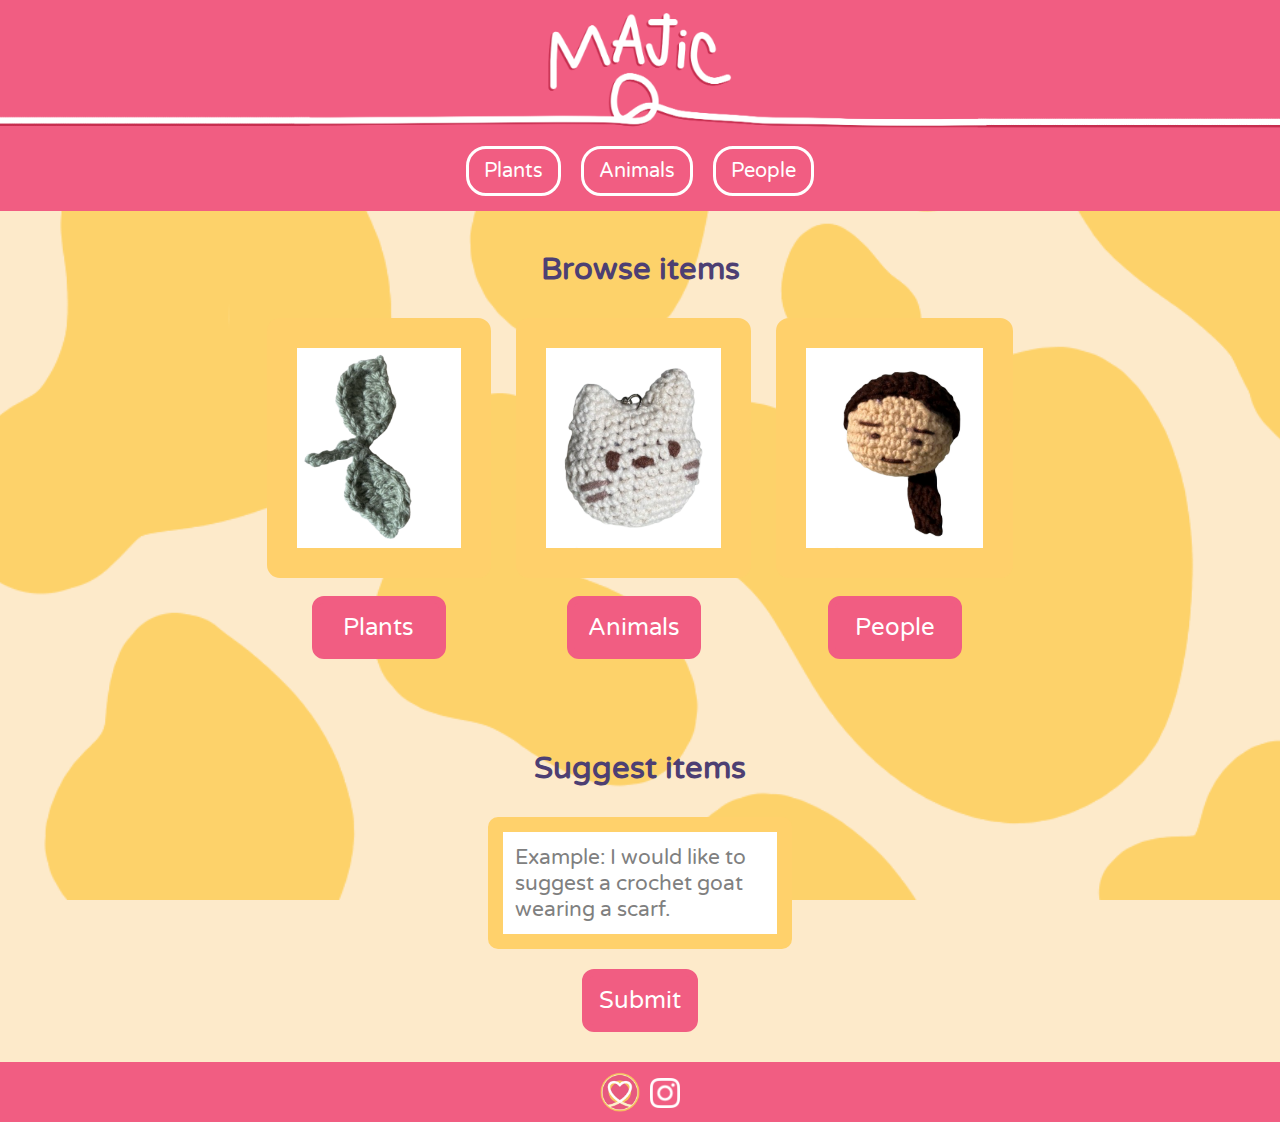
<file: index.html>
<!DOCTYPE html>
<html>

<head>
  <meta charset="utf-8">
  <meta name="viewport" content="width=device-width">
  <title>Home - Majic Ring</title>
  <link rel="icon" type="image/x-icon" href="/images/logo.png">
  <link href="style.css" rel="stylesheet" type="text/css" />
  <link href='https://fonts.googleapis.com/css?family=Varela Round' rel='stylesheet'>
  <script src="https://code.jquery.com/jquery-3.7.1.slim.min.js"></script>
</head>

<body>
  <header>
    <a href="index.html">
      <img src="images/majic.png">
    </a>
    <div id="chinner">
      <!-- <a href="team.html">Meet the Team</a> -->
      <a href="plant.html">Plants</a>
      <a href="animal.html">Animals</a>
      <a href="human.html">People</a>
      <!-- <a href="other.html">Other</a> -->
    </div>
  </header>
  <h3>Browse items</h3>
  <section class="itemList">
    <div class="item" id="plant">
      <a href="plant.html">
        <img class="image" src="images/items/leaf.png">
      </a>
      <a href="plant.html" class="button">
        Plants
      </a>
    </div>
    <div class="item" id="animal">
      <a href="animal.html">
        <img class="image" src="images/items/cat.png">
      </a>
      <a href="animal.html" class="button">
        Animals
      </a>
    </div>
    <div class="item" id="human">
      <a href="human.html">
        <img class="image" src="images/items/ashley.jpeg">
      </a>
      <a href="human.html" class="button">
        People
      </a>
    </div>
    <!-- <div class="item" id="custom" style="margin-bottom: 100px">
      <a href="order.html" onclick="sessionStorage.setItem('item', 'custom');">
        <img class="image" src="images/items/duck.png">
      </a>
      <a href="order.html" onclick="sessionStorage.setItem('item', 'custom');" class="button">
        Custom
      </a>
    </div> -->
  </section>
  <form style="padding-bottom: 100px;" id="suggest" method="POST"
    action="https://script.google.com/macros/s/AKfycbx7L18tzncGxKV5dqH-SXxKHVSueK4MSj5AMTRaE4pYH-PYKCocmKsiYeGFKgPoDJbIbg/exec">
    <h3 style="margin-top: 0px;">Suggest items</h3>
    <span class="input" role="textbox" contenteditable id="suggestSpan"></span>
    <input type="hidden" id="suggestedItem" name="suggestedItem">
    <button class="button" type="submit" style="width: fit-content; text-align: center; margin-top: -10px;"
      id="submitSuggestion">Submit</button>
  </form>
  <div class="footer">
    <img src="images/logo.png" style="width: 40px;">
    <a href="https://www.instagram.com/majic_ring/" target="_blank"
      style="text-decoration: none; margin: 10px 0 0 10px;">
      <img src="images/instagram.webp" style="width: 30px;">
    </a>
  </div>
  <script src="script.js"></script>
</body>

</html>
</file>
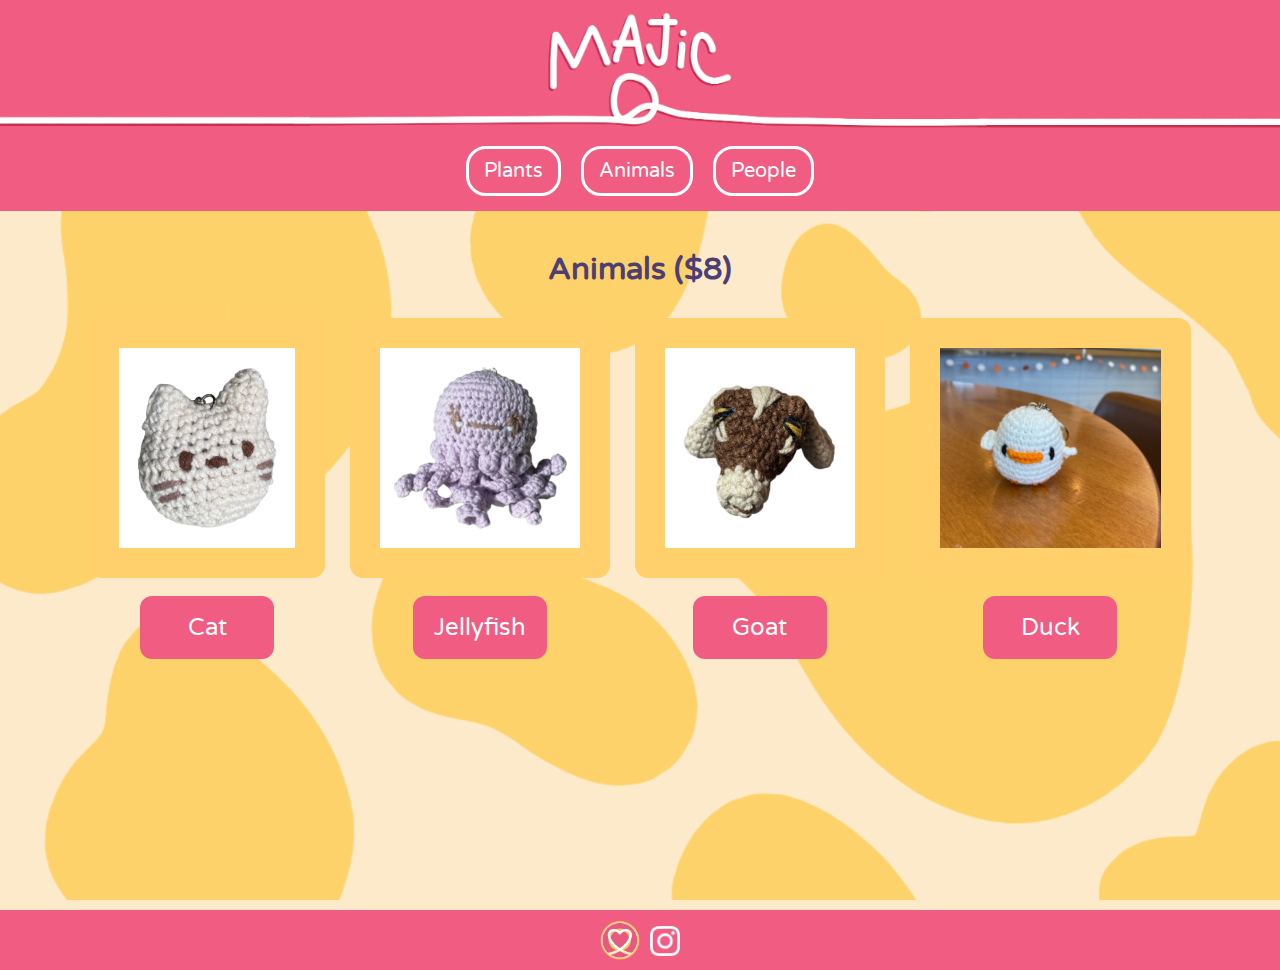
<file: animal.html>
<!DOCTYPE html>
<html>

<head>
  <meta charset="utf-8">
  <meta name="viewport" content="width=device-width">
  <title>Animals - Majic Ring</title>
  <link rel="icon" type="image/x-icon" href="/images/logo.png">
  <link href="style.css" rel="stylesheet" type="text/css" />
  <link href='https://fonts.googleapis.com/css?family=Varela Round' rel='stylesheet'>
  <script src="https://code.jquery.com/jquery-3.7.1.slim.min.js"></script>
</head>

<body>
  <header>
    <a href="index.html">
      <img src="images/majic.png">
    </a>
    <div id="chinner">
      <!-- <a href="team.html">Meet the Team</a> -->
      <a href="plant.html">Plants</a>
      <a href="animal.html">Animals</a>
      <a href="human.html">People</a>
      <!-- <a href="other.html">Other</a> -->
    </div>
  </header>
  <h3>Animals ($8)</h3>
  <!-- <p id="caption">Colors and accessories are customizable!</p> -->
  <section class="itemList">
    <div class="item" id="cat">
      <a href="order.html" class="orderLink">
        <img class="image" src="images/items/cat.png">
      </a>
      <a href="order.html" class="button orderLink">
        Cat
      </a>
    </div>
    <div class="item" id="jellyfish">
      <a href="order.html" class="orderLink">
        <img class="image" src="images/items/jellyfish.png">
      </a>
      <a href="order.html" class="button orderLink">
        Jellyfish
      </a>
    </div>
    <div class="item" id="goat">
      <a href="order.html" class="orderLink">
        <img class="image" src="images/items/goat.png">
      </a>
      <a href="order.html" class="button orderLink">
        Goat
      </a>
    </div>
    <div class="item" id="duck">
      <a href="order.html" class="orderLink">
        <img class="image" src="images/items/duck.jpg">
      </a>
      <a href="order.html" class="button orderLink">
        Duck
      </a>
    </div>
  </section>
  <div class="footer">
    <img src="images/logo.png" style="width: 40px;">
    <a href="https://www.instagram.com/majic_ring/" target="_blank"
      style="text-decoration: none; margin: 10px 0 0 10px;">
      <img src="images/instagram.webp" style="width: 30px;">
    </a>
  </div>
  <script src="script.js"></script>
</body>

</html>
</file>
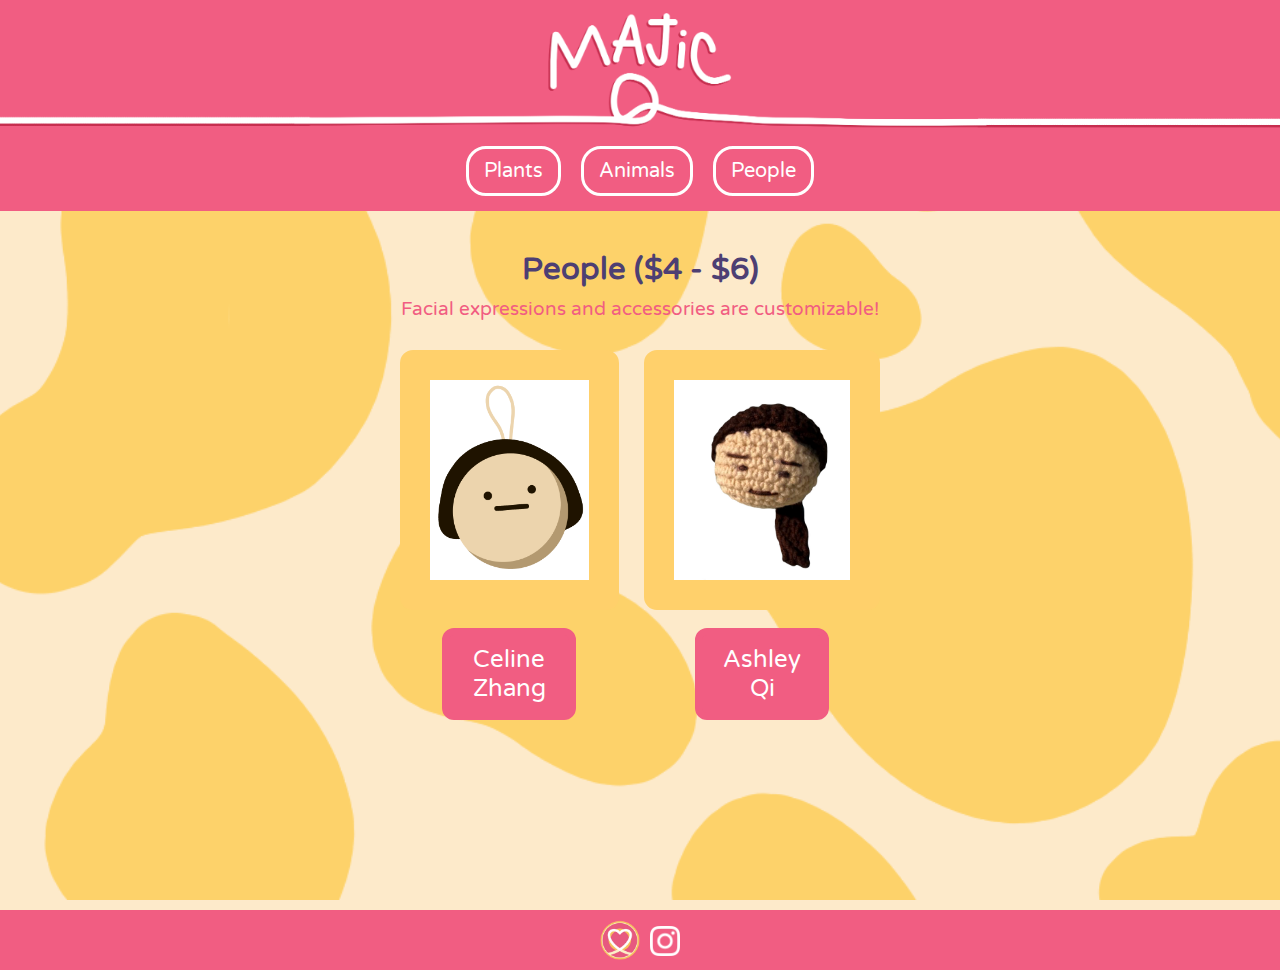
<file: human.html>
<!DOCTYPE html>
<html>

<head>
  <meta charset="utf-8">
  <meta name="viewport" content="width=device-width">
  <title>People - Majic Ring</title>
  <link rel="icon" type="image/x-icon" href="/images/logo.png">
  <link href="style.css" rel="stylesheet" type="text/css" />
  <link href='https://fonts.googleapis.com/css?family=Varela Round' rel='stylesheet'>
  <script src="https://code.jquery.com/jquery-3.7.1.slim.min.js"></script>
</head>

<body>
  <header>
    <a href="index.html">
      <img src="images/majic.png">
    </a>
    <div id="chinner">
      <!-- <a href="team.html">Meet the Team</a> -->
      <a href="plant.html">Plants</a>
      <a href="animal.html">Animals</a>
      <a href="human.html">People</a>
      <!-- <a href="other.html">Other</a> -->
    </div>
  </header>
  <h3>People ($4 - $6)</h3>
  <p id="caption">Facial expressions and accessories are customizable!</p>
  <section class="itemList">
    <div class="item" id="sea">
      <a href="order.html" class="orderLink">
        <img class="image" src="images/items/sea.png">
      </a>
      <a href="order.html" class="button orderLink">
        Celine Zhang
      </a>
    </div>
    <div class="item" id="ashley">
      <a href="order.html" target="_self" class="orderLink">
        <img class="image" src="images/items/ashley.jpeg">
      </a>
      <a href="order.html" class="button orderLink">
        Ashley Qi
      </a>
    </div>
    <!-- <div class="item" id="custom">
      <a href="order.html" class="orderLink">
        <img class="image" src="images/items/pig.png">
      </a>
      <a href="order.html" class="button orderLink">
        Custom
      </a>
    </div> -->
  </section>
  <div class="footer">
    <img src="images/logo.png" style="width: 40px;">
    <a href="https://www.instagram.com/majic_ring/" target="_blank"
      style="text-decoration: none; margin: 10px 0 0 10px;">
      <img src="images/instagram.webp" style="width: 30px;">
    </a>
  </div>
  <script src="script.js"></script>
</body>

</html>
</file>
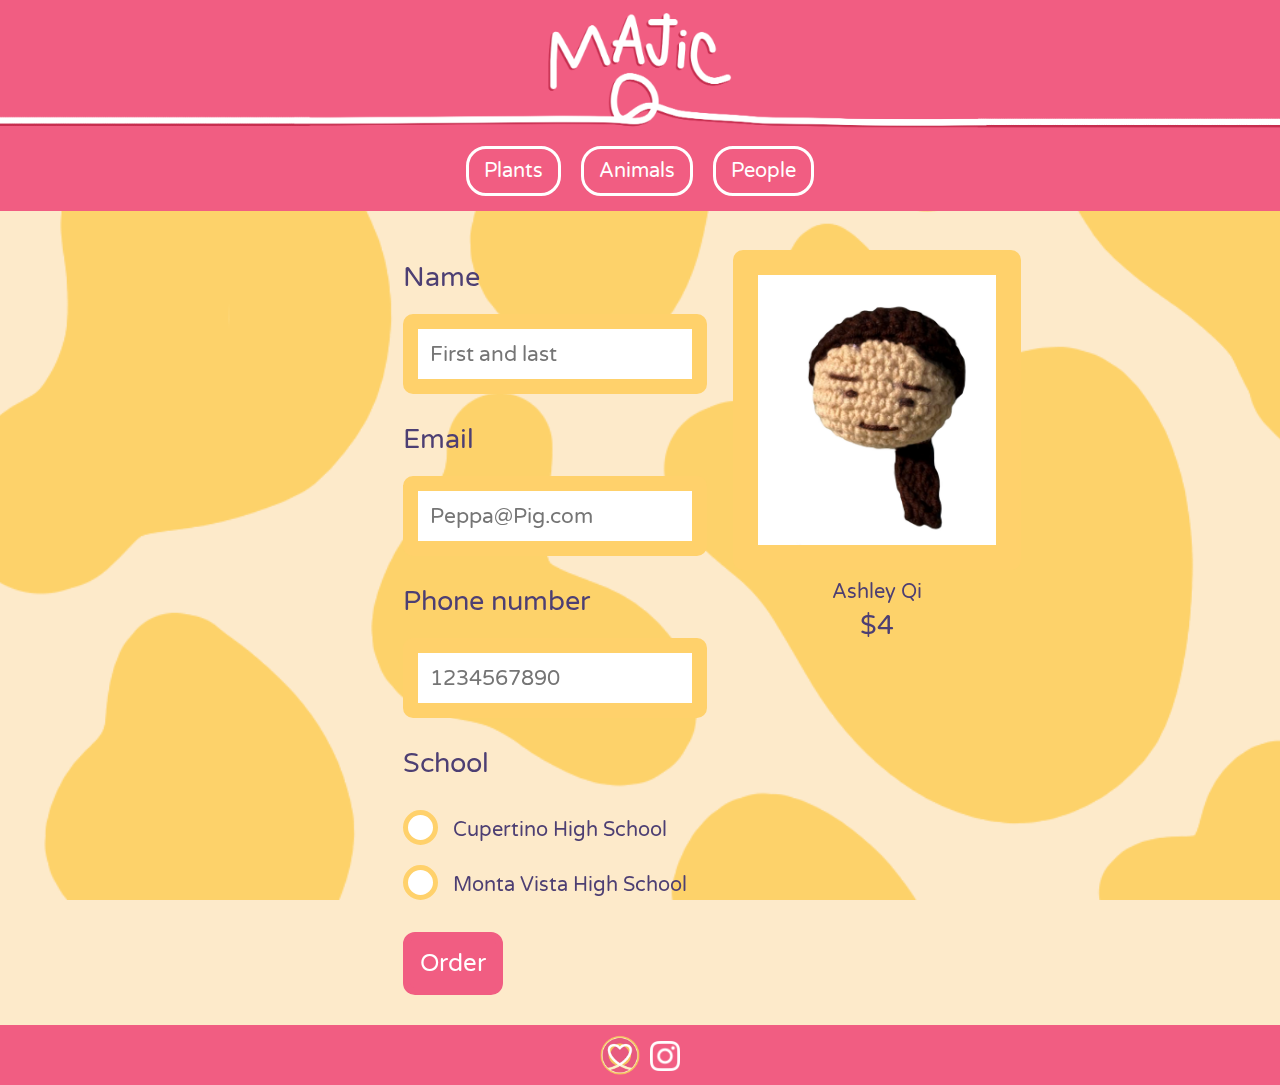
<file: order.html>
<!DOCTYPE html>
<html>

<head>
  <meta charset="utf-8">
  <meta name="viewport" content="width=device-width">
  <title>Order - Majic Ring</title>
  <link rel="icon" type="image/x-icon" href="/images/logo.png">
  <link href="style.css" rel="stylesheet" type="text/css" />
  <link href='https://fonts.googleapis.com/css?family=Varela Round' rel='stylesheet'>
  <script src="https://code.jquery.com/jquery-3.7.1.slim.min.js"></script>
</head>

<body>
  <header>
    <a href="index.html">
      <img src="images/majic.png">
    </a>
    <div id="chinner">
      <!-- <a href="team.html">Meet the Team</a> -->
      <a href="plant.html">Plants</a>
      <a href="animal.html">Animals</a>
      <a href="human.html">People</a>
      <!-- <a href="other.html">Other</a> -->
    </div>
  </header>
  <!-- <div id="back">
    <a class="button" onclick="history.length > 1 ? history.back() : window.location.href = 'index.html'"
      style="margin-top: 70px;">←</a>
  </div> -->
  <section class="order">
    <div id="formDiv" style="max-width: 400px;">
      <form id="orderForm" method="POST"
        action="https://script.google.com/macros/s/AKfycbx7L18tzncGxKV5dqH-SXxKHVSueK4MSj5AMTRaE4pYH-PYKCocmKsiYeGFKgPoDJbIbg/exec" >
        <!-- Item -->
        <input type="hidden" id="item" name="item" required> <br>
        <!-- Name -->
        <label class="input" for="name">Name</label> <br>
        <input type="text" class="input" placeholder="First and last" id="name" name="name" required> <br>
        <!-- Email -->
        <label class="input" for="email">Email</label> <br>
        <input type="email" class="input" placeholder="Peppa@Pig.com" id="email" name="email" required> <br>
        <!-- Phone # -->
        <label class="input" for="phone">Phone number</label> <br>
        <input type="tel" class="input" placeholder="1234567890" id="phone" name="phone" pattern="[0-9]{10}" required> <br>
        <!-- School -->
        <label class="input" for="school">School</label> <br>
        <label for="chs" style="margin-top: 20px;" class="radioContainer">
          <input type="radio" id="chs" name="school" value="Cupertino High School" class="input" required>
          <span class="radio input"></span>
          Cupertino High School
        </label> <br>
        <label for="mvhs" class="radioContainer">
          <input type="radio" id="mvhs" name="school" value="Monta Vista High School" class="input" required>
          <span class="radio input"></span>
          Monta Vista High School
        </label> <br> <br>
        <!-- Item-specific questions -->
        <div id="itemForm"></div>
        <!-- Keychain -->
        <div id="keychainQ">
          <label class="input" for="keychain">Keychain</label> <br>
          <label for="yeschain" class="radioContainer">
            <input type="radio" id="yeschain" name="keychain" value="Keychain attached (no added cost)" class="input"
              required>
            <span class="radio input"></span>
            <span>Keychain attached (no added cost)</span>
          </label> <br>
          <label for="nochain" class="radioContainer">
            <input type="radio" id="nochain" name="keychain" value="No keychain" class="input" required>
            <span class="radio input"></span>
            <span>No keychain</span>
          </label> <br> <br>
        </div>
        <!-- Submit -->
        <button type="submit" class="button" id="submit">Order</button>
        <p id="thx">Thank you for ordering from Majic Ring! We will email you soon with pickup and payment details.
        </p>
      </form>
    </div>
    <div id="sidePanel">
      <img id="carousel" src="">
<!--       <img id="facialX" src="images/items/faces/happy.png"> -->
      <p id="itemName"></p>
      <p id="price"></p>
    </div>
  </section>
  <div class="footer">
    <img src="images/logo.png" style="width: 40px;">
    <a href="https://www.instagram.com/majic_ring/" target="_blank"
      style="text-decoration: none; margin: 10px 0 0 10px;">
      <img src="images/instagram.webp" style="width: 30px;">
    </a>
  </div>
  <script src="script.js"></script>
</body>

</html>
</file>
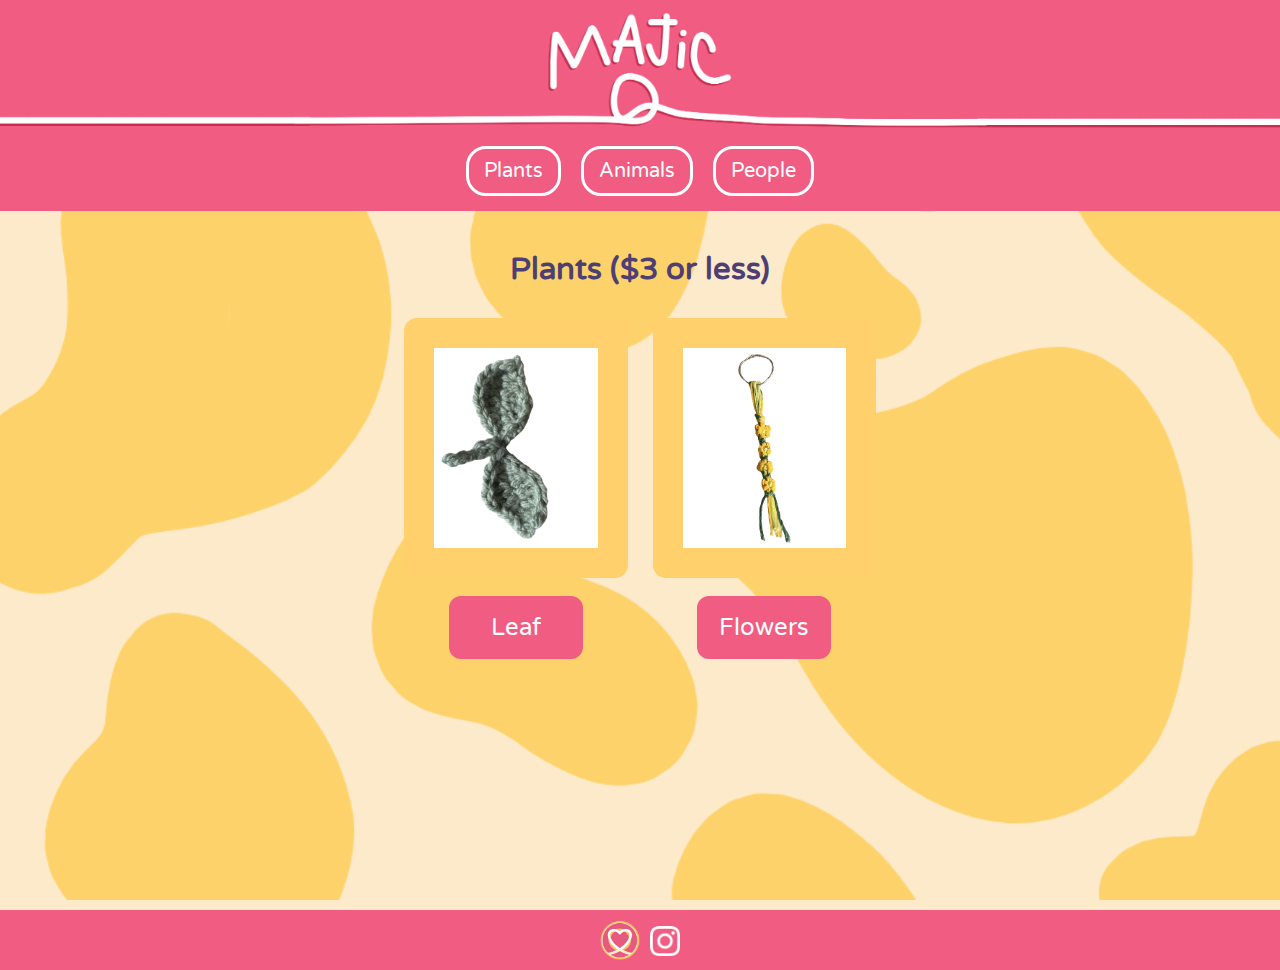
<file: plant.html>
<!DOCTYPE html>
<html>

<head>
  <meta charset="utf-8">
  <meta name="viewport" content="width=device-width">
  <title>Plants - Majic Ring</title>
  <link rel="icon" type="image/x-icon" href="/images/logo.png">
  <link href="style.css" rel="stylesheet" type="text/css" />
  <link href='https://fonts.googleapis.com/css?family=Varela Round' rel='stylesheet'>
  <script src="https://code.jquery.com/jquery-3.7.1.slim.min.js"></script>
</head>

<body>
  <header>
    <a href="index.html">
      <img src="images/majic.png">
    </a>
    <div id="chinner">
      <!-- <a href="team.html">Meet the Team</a> -->
      <a href="plant.html">Plants</a>
      <a href="animal.html">Animals</a>
      <a href="human.html">People</a>
      <!-- <a href="other.html">Other</a> -->
    </div>
  </header>
  <h3>Plants ($3 or less)</h3>
<!--   <p id="caption">Colors and accessories are customizable!</p> -->
  <section class="itemList">
    <div class="item" id="leaf">
      <a href="order.html" target="_self" class="orderLink">
        <img class="image" src="images/items/leaf.png">
      </a>
      <a href="order.html" class="button orderLink">
        Leaf
      </a>
    </div>
    <div class="item" id="kris">
      <a href="order.html" class="orderLink">
        <img class="image" src="images/items/kris.png">
      </a>
      <a href="order.html" class="button orderLink">
        Flowers
      </a>
    </div>
  </section>
  <div class="footer">
    <img src="images/logo.png" style="width: 40px;">
    <a href="https://www.instagram.com/majic_ring/" target="_blank"
      style="text-decoration: none; margin: 10px 0 0 10px;">
      <img src="images/instagram.webp" style="width: 30px;">
    </a>
  </div>
  <script src="script.js"></script>
</body>

</html>
</file>
<file: style.css>
/* index.html */

body {
  margin: 0;
  font: 20pt "Varela Round", sans-serif;
  color: #4d3f73;
  background: #fde9c6ee url("images/cow.png");
  background-size: cover;
  min-height: 80vh;
  width: 100%;
  position: relative;
  padding: 0;
  background-attachment: fixed;
  background-position: -100px 0px;
}

header {
  position: fixed;
  top: 0;
  background-color: #f15d82;
  width: 100%;
  overflow: hidden;
  display: grid;
  justify-content: center;
}

header img {
  width: 1450px;
  margin: -190px;
}

#chinner {
  padding-bottom: 15px;
  display: flex;
  gap: 20px;
  justify-content: center;
}

#chinner a {
  display: inline-flex;
  text-decoration: none;
  color: white;
  padding: 10px 15px 10px 15px;
  border: solid 3px white;
  width: fit-content;
  align-items: center;
  justify-content: center;
  border-radius: 20px;
  font-size: 15pt;
  transition: 0.2s;
}

#chinner a:hover {
  color: #f15d82;
  background-color: white;
}

h3 {
  margin: 250px 0 0;
  text-align: center;
  color: #4d3f73
}

p#caption {
  font-size: 14pt;
  text-align: center;
  margin: 10px 30px 0 30px;
  color: #f15d82;
}

.itemList {
  display: flex;
  flex-wrap: wrap;
  justify-content: center;
  align-items: flex-start;
  padding: 30px 80px 0 80px;
  gap: 50px 25px;
}

.item {
  display: inline-grid;
  place-items: center;
}

.name {
  margin: 15px 0 25px;
}

.image {
  height: 200px;
  border: solid 30px #ffd06b;
  border-radius: 13px;

}

@media (max-width: 450px) {
  .item img {
    height: 150px;
    border-width: 15px;
  }

  .name {
    margin: 5px 0 -5px;
  }

  a.button {
    margin: 15px;
  }

  .itemList {
    gap: 10px 10px;
  }
}

@media (max-width: 937px) {
  div.footer {
    position: absolute;
    bottom: -10px;
  }
}

#human,
#ashley {
  margin-bottom: 100px;
}

.button {
  color: white;
  background-color: #f15d82;
  border-radius: 12px;
  margin: 10px 0 -10px;
  padding: 10px;
  cursor: pointer;
  width: 100px;
  border: solid 7px #f15d82;
  transition: 0.2s;
  text-decoration: none;
  text-align: center;
  font: 18pt "Varela Round", sans-serif;
}

.button:hover {
  background-color: white;
  color: #f15d82;
  border-radius: 60px;
}

#suggest {
  display: flex;
  flex-direction: column;
  align-items: center;
}

#suggest span {
  margin-top: 30px;
  width: 300px;
  background: white;
  cursor: text;
}

#suggest span:focus {
  outline: none;
}

#suggest span:empty::before {
  content: "Example: I would like to suggest a crochet goat wearing a scarf.";
  color: gray;
}

.footer {
  position: absolute;
  bottom: 0;
  width: 100%;
  background-color: #f15d82;
  color: white;
  text-align: center;
  height: 60px;
  display: flex;
  align-items: center;
  justify-content: center;
}

/* order.html */

.order {
  display: flex;
  justify-content: center;
  gap: 170px;
  flex-wrap: wrap;
  margin-top: 230px;
}

@media (max-width: 870px) {
  .order {
    flex-direction: column;
    gap: 0;
    padding: 0 40px 0 30px;
    align-items: center;
  }

  div#formDiv {
    order: 2;
    margin-top: -150px;
  }

  div#sidePanel {
    order: 1;
    display: grid !important;
    gap: 0;
  }

  img#carousel,
  p#itemName,
  p#price,
  img#facialX {
    position: relative;
    z-index: -1;
  }

  p#itemName {
    margin-top: 15px !important;
  }

  p#price {
    margin-top: -10px !important;
  }

  img#facialX {
    margin: -200px 0 0 90px !important;
  }
}

#back {
  padding-top: 180px;
  width: 100%;
  display: flex;
  justify-content: center;
}

#back a.button {
  padding-bottom: 12px;
  width: 30px;
  margin-left: -800px !important;
}

.order input,
#suggest span.input {
  padding: 12px;
  border: solid 15px #ffd16b;
  border-radius: 10px;
  width: 250px;
  font: 16pt "Varela Round", sans-serif;
}

#sidePanel {
  display: flex;
  justify-content: center;
  margin: 120px 0 130px;
}

input:focus {
  outline: none;
}

::-webkit-input-placeholder {
  font: 16pt "Varela Round", sans-serif;
}

.input {
  margin: 20px 0 30px;
}

.order button {
  margin-top: -10px;
  width: fit-content;
  text-align: center;
}

#orderForm {
  margin-bottom: 100px;
}

label.radioContainer {
  font-size: 15pt;
  line-height: 50px;
  cursor: pointer;
  display: inline-table;
}

label.radioContainer span:not(.swatch):not(.radio) {
  display: inline-block;
  width: 350px;
  max-width: 85%;
  line-height: 30px;
  vertical-align: text-top;
  margin-top: -2.5px;
}

.order input[type="radio"] {
  display: none;
  margin-left: -41px;
}

.chs,
.mvhs {
  cursor: pointer;
}

.radio {
  display: inline-block;
  height: 25px;
  width: 25px;
  background-color: white;
  border-radius: 50%;
  margin: 10px 10px -9px 0;
  border: solid 5px #ffd16b;
  transition: 0.2s;
}

.radioContainer:hover .radio,
.radioContainer input:checked+.radio {
  border-color: #f15d82;
}

.radio:after {
  content: "";
  display: none;
  width: 18px;
  height: 18px;
  background-color: #f15d82;
  border-radius: 50%;
  margin: 3.5px 0 0 3.5px;
}

.radioContainer input:checked+.radio:after {
  display: block;
}

.swatch {
  width: 25px;
  height: 25px;
  border-radius: 10px;
  margin: 0 7px -8px 0;
  display: inline-block;
  border: solid 3px white;
}

#carousel {
  border: solid 25px #ffd16b;
  border-radius: 10px;
  position: fixed;
  margin-top: -100px;
  height: 270px;
  z-index: -1;
}

#itemName {
  position: fixed;
  margin-top: 230px;
  font-size: 15pt;
  text-align: center;
  white-space: nowrap;
}

#price {
  position: fixed;
  margin-top: 260px;
  text-align: center;
}

#facialX {
  position: fixed;
  margin-top: 50px;
  width: 120px;
  display: none;
}

#thx {
  display: none;
  margin-top: 30px;
  font-size: 14pt;
  text-align: center;
  width: 300px;
}

/* team.html */

.team {
  display: flex;
  gap: 0px;
  flex-direction: column;
}

.human {
  padding: 30px 0 25px 50px;
}

.human img {
  width: 150px;
  height: auto;
}

.human h1 {
  display: inline;
  vertical-align: top;
  color: #f15d82;
  font-size: 60pt;
  margin-left: 20px;
}

.pink h1 {
  color: white;
}

.team .pink {
  background-color: #f15d82;
}

.team .pink img {
  border-color: #4d3f73;
}

#worship {
  display: none;
  width: 200px;
  height: auto;
  position: absolute;
  pointer-events: none;
  z-index: 999;
}
</file>
